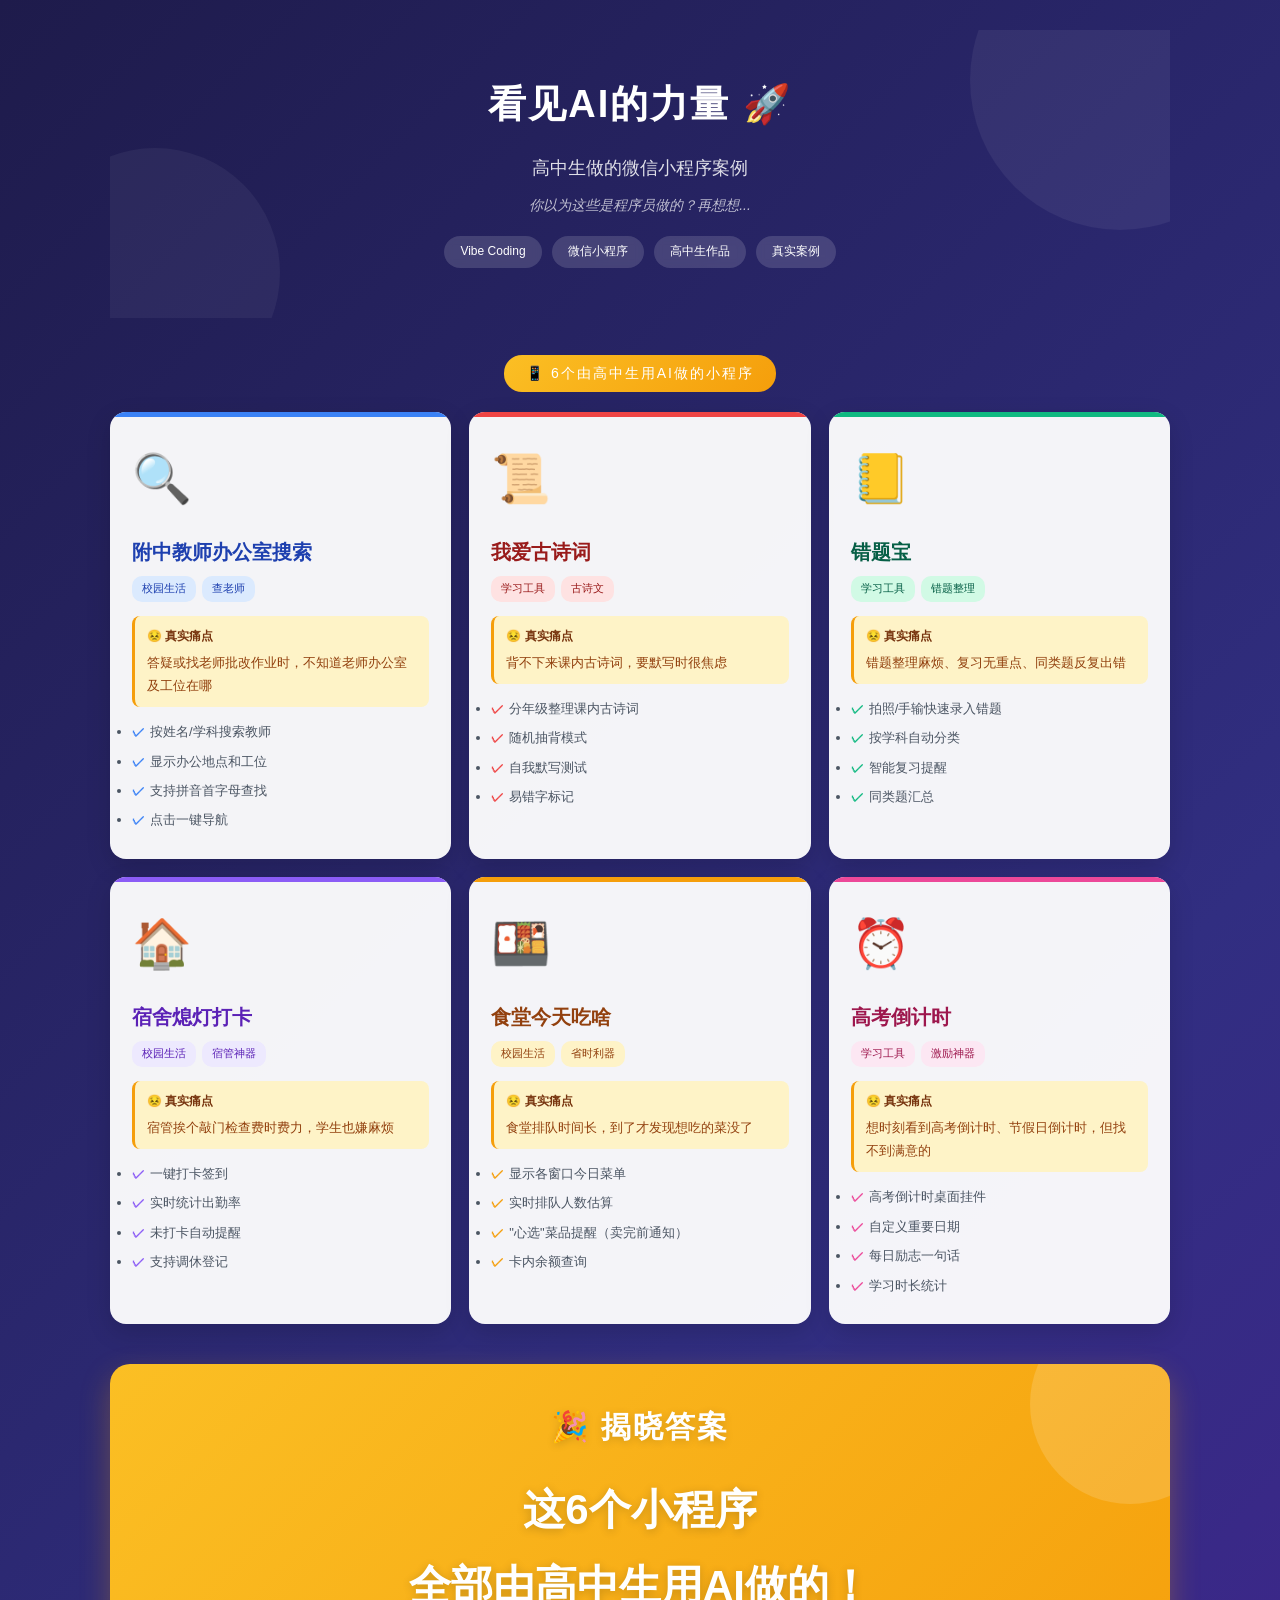
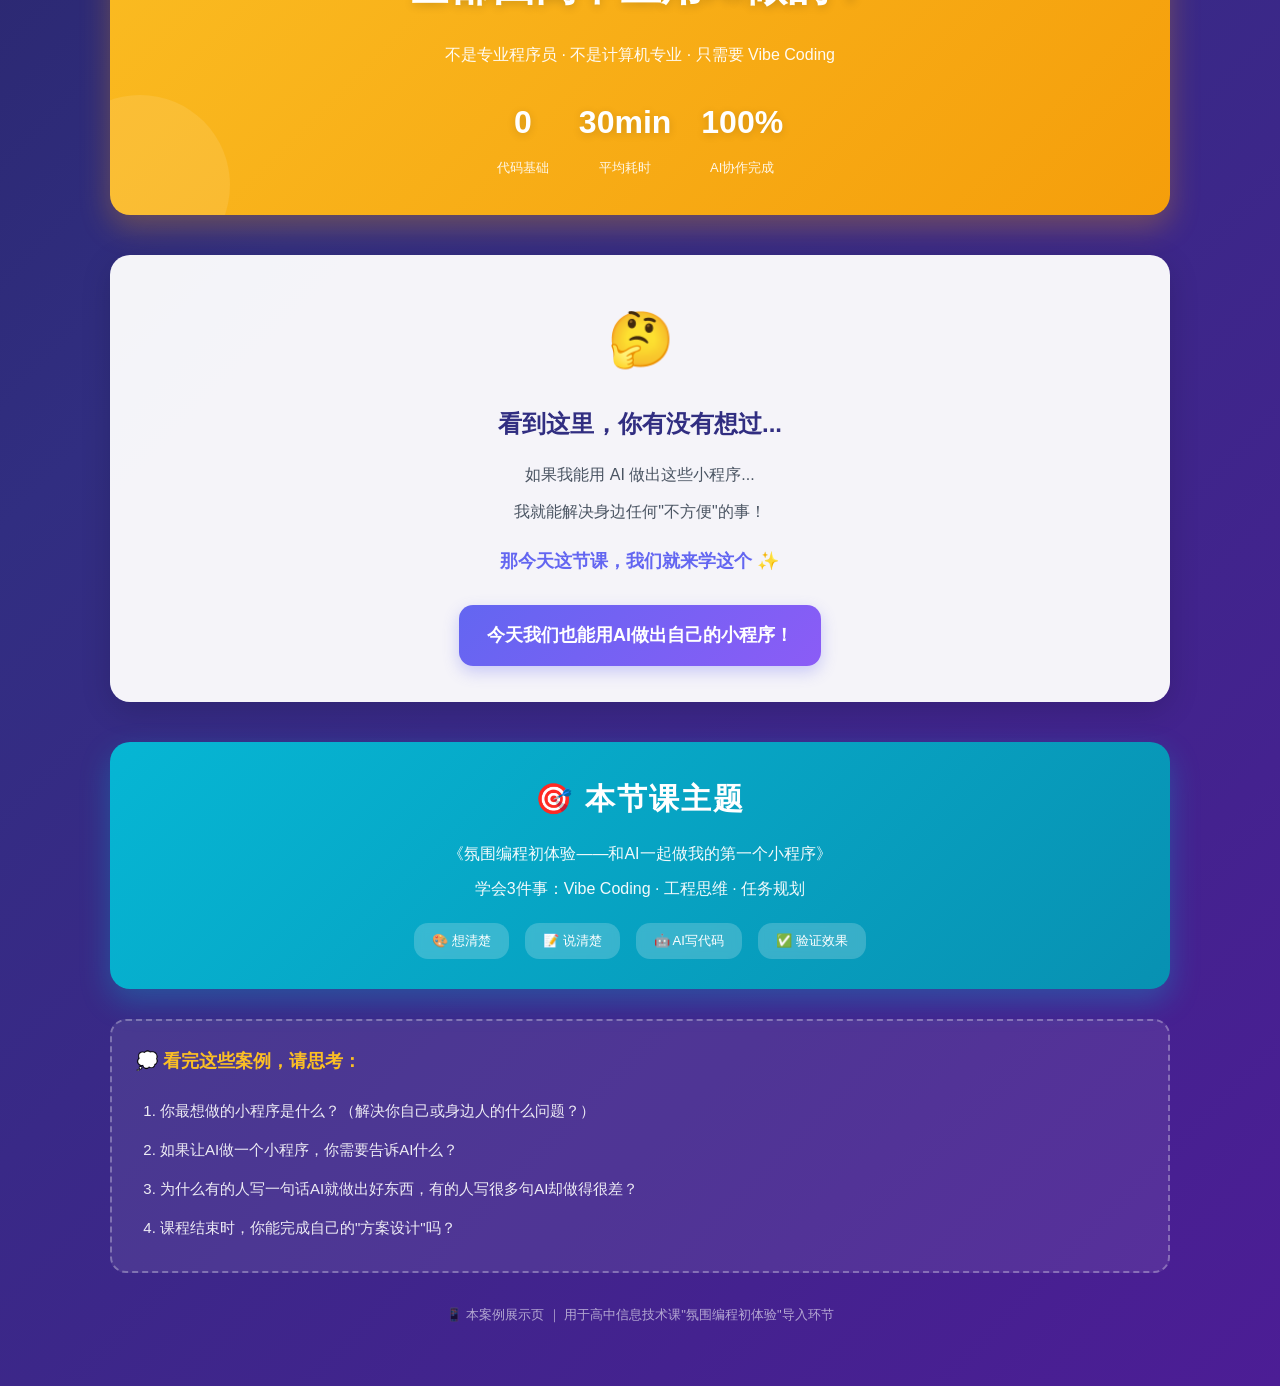
<file: assets/files/exam_AI编程.html>
<!DOCTYPE html>
<html lang="zh-CN">
<head>
<meta charset="UTF-8">
<meta name="viewport" content="width=device-width, initial-scale=1.0">
<title>看见AI的力量 - 高中生做的小程序案例</title>
<style>
*{margin:0;padding:0;box-sizing:border-box}
body{
  font-family:"PingFang SC","Microsoft YaHei","Helvetica Neue",sans-serif;
  background:linear-gradient(135deg,#1e1b4b 0%,#312e81 50%,#4c1d95 100%);
  color:#fff;line-height:1.8;min-height:100vh;
}
.container{max-width:1100px;margin:0 auto;padding:30px 20px 60px}

/* ===== 顶部Hero ===== */
.hero{text-align:center;padding:40px 20px 50px;position:relative;overflow:hidden}
.hero::before{content:"";position:absolute;top:-100px;right:-100px;width:300px;height:300px;background:rgba(255,255,255,0.06);border-radius:50%;animation:float 8s ease-in-out infinite}
.hero::after{content:"";position:absolute;bottom:-80px;left:-80px;width:250px;height:250px;background:rgba(255,255,255,0.05);border-radius:50%;animation:float 10s ease-in-out infinite reverse}
@keyframes float{0%,100%{transform:translate(0,0)}50%{transform:translate(20px,20px)}}
.hero h1{font-size:38px;margin-bottom:14px;letter-spacing:2px;position:relative;z-index:1}
.hero .subtitle{font-size:18px;opacity:0.85;margin-bottom:8px;position:relative;z-index:1}
.hero .tagline{font-size:14px;opacity:0.7;font-style:italic;position:relative;z-index:1}
.hero .badges{display:flex;gap:10px;justify-content:center;margin-top:18px;flex-wrap:wrap;position:relative;z-index:1}
.hero .badge{background:rgba(255,255,255,0.15);padding:5px 16px;border-radius:18px;font-size:12px;backdrop-filter:blur(4px)}

/* ===== 案例卡片网格 ===== */
.section-title{font-size:24px;margin:30px 0 20px;text-align:center;letter-spacing:1px}
.section-title span{display:inline-block;background:linear-gradient(135deg,#fbbf24,#f59e0b);padding:6px 22px;border-radius:18px;font-size:14px;letter-spacing:2px}

.case-grid{display:grid;grid-template-columns:repeat(auto-fit,minmax(280px,1fr));gap:18px;margin-bottom:40px}

.case-card{
  background:rgba(255,255,255,0.95);color:#1f2937;border-radius:16px;padding:24px 22px;
  position:relative;overflow:hidden;transition:all 0.3s;
  box-shadow:0 8px 24px rgba(0,0,0,0.15);
}
.case-card:hover{transform:translateY(-6px);box-shadow:0 16px 32px rgba(0,0,0,0.2)}
.case-card::before{content:"";position:absolute;top:0;left:0;right:0;height:5px;background:var(--accent)}
.case-card .emoji{font-size:48px;margin-bottom:12px;display:block}
.case-card h3{font-size:20px;color:var(--accent-dark);margin-bottom:6px;font-weight:bold}
.case-card .meta{display:flex;gap:6px;flex-wrap:wrap;margin-bottom:14px}
.case-card .meta-tag{font-size:11px;padding:3px 10px;border-radius:10px;background:var(--accent-light);color:var(--accent-dark);font-weight:500}
.case-card .problem{background:#fef3c7;border-radius:8px;padding:10px 12px;font-size:13px;color:#92400e;margin-bottom:10px;border-left:3px solid #f59e0b}
.case-card .problem strong{display:block;margin-bottom:3px;font-size:12px;color:#78350f}
.case-card .features{font-size:13px;color:#4b5563}
.case-card .features li{padding:3px 0 3px 18px;position:relative}
.case-card .features li::before{content:"✓";position:absolute;left:0;color:var(--accent);font-weight:bold}

/* ===== 案例配色 ===== */
.case-card.c1{--accent:#3b82f6;--accent-dark:#1e40af;--accent-light:#dbeafe}
.case-card.c2{--accent:#ef4444;--accent-dark:#991b1b;--accent-light:#fee2e2}
.case-card.c3{--accent:#10b981;--accent-dark:#065f46;--accent-light:#d1fae5}
.case-card.c4{--accent:#8b5cf6;--accent-dark:#5b21b6;--accent-light:#ede9fe}
.case-card.c5{--accent:#f59e0b;--accent-dark:#92400e;--accent-light:#fef3c7}
.case-card.c6{--accent:#ec4899;--accent-dark:#9d174d;--accent-light:#fce7f3}

/* ===== 揭晓区 ===== */
.reveal{
  background:linear-gradient(135deg,#fbbf24 0%,#f59e0b 100%);
  border-radius:20px;padding:36px 30px;text-align:center;
  box-shadow:0 12px 30px rgba(245,158,11,0.3);
  margin-bottom:40px;position:relative;overflow:hidden;
}
.reveal::before{content:"";position:absolute;top:-60px;right:-60px;width:200px;height:200px;background:rgba(255,255,255,0.15);border-radius:50%}
.reveal::after{content:"";position:absolute;bottom:-60px;left:-60px;width:180px;height:180px;background:rgba(255,255,255,0.1);border-radius:50%}
.reveal h2{font-size:30px;color:#fff;margin-bottom:12px;letter-spacing:2px;position:relative;z-index:1;text-shadow:0 2px 8px rgba(0,0,0,0.15)}
.reveal .big{font-size:42px;font-weight:900;margin:18px 0;color:#fff;position:relative;z-index:1;text-shadow:0 2px 10px rgba(0,0,0,0.2)}
.reveal .sub{font-size:16px;color:rgba(255,255,255,0.95);position:relative;z-index:1}
.reveal .stats{display:flex;justify-content:center;gap:30px;margin-top:24px;flex-wrap:wrap;position:relative;z-index:1}
.reveal .stat{text-align:center;color:#fff}
.reveal .stat-num{font-size:32px;font-weight:900;display:block;text-shadow:0 2px 8px rgba(0,0,0,0.15)}
.reveal .stat-label{font-size:13px;opacity:0.9;margin-top:4px}

/* ===== 引出问题 ===== */
.question{
  background:rgba(255,255,255,0.95);color:#1f2937;border-radius:20px;
  padding:36px 30px;text-align:center;margin-bottom:40px;
  box-shadow:0 8px 30px rgba(0,0,0,0.15);
}
.question .q-icon{font-size:54px;margin-bottom:14px}
.question h3{font-size:24px;color:#312e81;margin-bottom:16px}
.question p{font-size:16px;color:#4b5563;margin-bottom:8px}
.question .q-answer{
  display:inline-block;background:linear-gradient(135deg,#6366f1,#8b5cf6);
  color:#fff;padding:14px 28px;border-radius:14px;font-size:18px;font-weight:bold;
  margin-top:20px;box-shadow:0 6px 16px rgba(99,102,241,0.3);
  animation:pulse 2s ease-in-out infinite;
}
@keyframes pulse{0%,100%{transform:scale(1)}50%{transform:scale(1.05)}}

/* ===== 课程主题 ===== */
.theme-card{
  background:linear-gradient(135deg,#06b6d4,#0891b2);
  border-radius:20px;padding:30px;text-align:center;color:#fff;
  box-shadow:0 12px 30px rgba(6,182,212,0.3);
}
.theme-card h2{font-size:30px;margin-bottom:14px;letter-spacing:2px}
.theme-card p{font-size:16px;opacity:0.95;margin-bottom:6px}
.theme-card .tech{display:flex;justify-content:center;gap:16px;margin-top:20px;flex-wrap:wrap}
.theme-card .tech-tag{background:rgba(255,255,255,0.2);padding:6px 18px;border-radius:14px;font-size:13px;backdrop-filter:blur(4px)}

/* ===== 引导思考 ===== */
.thinking{
  background:rgba(255,255,255,0.08);border:2px dashed rgba(255,255,255,0.3);
  border-radius:16px;padding:24px;margin:30px 0;
}
.thinking h3{font-size:18px;margin-bottom:14px;color:#fbbf24}
.thinking ol{padding-left:24px;font-size:15px}
.thinking li{padding:6px 0;color:rgba(255,255,255,0.9)}

@media (max-width:600px){
  .hero h1{font-size:28px}
  .hero .subtitle{font-size:15px}
  .reveal h2{font-size:24px}
  .reveal .big{font-size:32px}
  .reveal .stats{gap:20px}
}
</style>
</head>
<body>
<div class="container">

<!-- 顶部Hero -->
<div class="hero">
  <h1>看见AI的力量 🚀</h1>
  <div class="subtitle">高中生做的微信小程序案例</div>
  <div class="tagline">你以为这些是程序员做的？再想想...</div>
  <div class="badges">
    <span class="badge">Vibe Coding</span>
    <span class="badge">微信小程序</span>
    <span class="badge">高中生作品</span>
    <span class="badge">真实案例</span>
  </div>
</div>

<!-- 案例标题 -->
<div class="section-title">
  <span>📱 6个由高中生用AI做的小程序</span>
</div>

<!-- 案例网格 -->
<div class="case-grid">

  <div class="case-card c1">
    <span class="emoji">🔍</span>
    <h3>附中教师办公室搜索</h3>
    <div class="meta">
      <span class="meta-tag">校园生活</span>
      <span class="meta-tag">查老师</span>
    </div>
    <div class="problem">
      <strong>😣 真实痛点</strong>
      答疑或找老师批改作业时，不知道老师办公室及工位在哪
    </div>
    <ul class="features">
      <li>按姓名/学科搜索教师</li>
      <li>显示办公地点和工位</li>
      <li>支持拼音首字母查找</li>
      <li>点击一键导航</li>
    </ul>
  </div>

  <div class="case-card c2">
    <span class="emoji">📜</span>
    <h3>我爱古诗词</h3>
    <div class="meta">
      <span class="meta-tag">学习工具</span>
      <span class="meta-tag">古诗文</span>
    </div>
    <div class="problem">
      <strong>😣 真实痛点</strong>
      背不下来课内古诗词，要默写时很焦虑
    </div>
    <ul class="features">
      <li>分年级整理课内古诗词</li>
      <li>随机抽背模式</li>
      <li>自我默写测试</li>
      <li>易错字标记</li>
    </ul>
  </div>

  <div class="case-card c3">
    <span class="emoji">📒</span>
    <h3>错题宝</h3>
    <div class="meta">
      <span class="meta-tag">学习工具</span>
      <span class="meta-tag">错题整理</span>
    </div>
    <div class="problem">
      <strong>😣 真实痛点</strong>
      错题整理麻烦、复习无重点、同类题反复出错
    </div>
    <ul class="features">
      <li>拍照/手输快速录入错题</li>
      <li>按学科自动分类</li>
      <li>智能复习提醒</li>
      <li>同类题汇总</li>
    </ul>
  </div>

  <div class="case-card c4">
    <span class="emoji">🏠</span>
    <h3>宿舍熄灯打卡</h3>
    <div class="meta">
      <span class="meta-tag">校园生活</span>
      <span class="meta-tag">宿管神器</span>
    </div>
    <div class="problem">
      <strong>😣 真实痛点</strong>
      宿管挨个敲门检查费时费力，学生也嫌麻烦
    </div>
    <ul class="features">
      <li>一键打卡签到</li>
      <li>实时统计出勤率</li>
      <li>未打卡自动提醒</li>
      <li>支持调休登记</li>
    </ul>
  </div>

  <div class="case-card c5">
    <span class="emoji">🍱</span>
    <h3>食堂今天吃啥</h3>
    <div class="meta">
      <span class="meta-tag">校园生活</span>
      <span class="meta-tag">省时利器</span>
    </div>
    <div class="problem">
      <strong>😣 真实痛点</strong>
      食堂排队时间长，到了才发现想吃的菜没了
    </div>
    <ul class="features">
      <li>显示各窗口今日菜单</li>
      <li>实时排队人数估算</li>
      <li>"心选"菜品提醒（卖完前通知）</li>
      <li>卡内余额查询</li>
    </ul>
  </div>

  <div class="case-card c6">
    <span class="emoji">⏰</span>
    <h3>高考倒计时</h3>
    <div class="meta">
      <span class="meta-tag">学习工具</span>
      <span class="meta-tag">激励神器</span>
    </div>
    <div class="problem">
      <strong>😣 真实痛点</strong>
      想时刻看到高考倒计时、节假日倒计时，但找不到满意的
    </div>
    <ul class="features">
      <li>高考倒计时桌面挂件</li>
      <li>自定义重要日期</li>
      <li>每日励志一句话</li>
      <li>学习时长统计</li>
    </ul>
  </div>

</div>

<!-- 揭晓 -->
<div class="reveal">
  <h2>🎉 揭晓答案</h2>
  <div class="big">这6个小程序<br>全部由高中生用AI做的！</div>
  <div class="sub">不是专业程序员 · 不是计算机专业 · 只需要 Vibe Coding</div>
  <div class="stats">
    <div class="stat"><span class="stat-num">0</span><div class="stat-label">代码基础</div></div>
    <div class="stat"><span class="stat-num">30min</span><div class="stat-label">平均耗时</div></div>
    <div class="stat"><span class="stat-num">100%</span><div class="stat-label">AI协作完成</div></div>
  </div>
</div>

<!-- 引出问题 -->
<div class="question">
  <div class="q-icon">🤔</div>
  <h3>看到这里，你有没有想过...</h3>
  <p>如果我能用 AI 做出这些小程序...</p>
  <p>我就能解决身边任何"不方便"的事！</p>
  <p style="font-size:18px;color:#6366f1;font-weight:bold;margin-top:18px">那今天这节课，我们就来学这个 ✨</p>
  <div class="q-answer">今天我们也能用AI做出自己的小程序！</div>
</div>

<!-- 课程主题 -->
<div class="theme-card">
  <h2>🎯 本节课主题</h2>
  <p>《氛围编程初体验——和AI一起做我的第一个小程序》</p>
  <p>学会3件事：Vibe Coding · 工程思维 · 任务规划</p>
  <div class="tech">
    <span class="tech-tag">🎨 想清楚</span>
    <span class="tech-tag">📝 说清楚</span>
    <span class="tech-tag">🤖 AI写代码</span>
    <span class="tech-tag">✅ 验证效果</span>
  </div>
</div>

<!-- 引导思考 -->
<div class="thinking">
  <h3>💭 看完这些案例，请思考：</h3>
  <ol>
    <li>你最想做的小程序是什么？（解决你自己或身边人的什么问题？）</li>
    <li>如果让AI做一个小程序，你需要告诉AI什么？</li>
    <li>为什么有的人写一句话AI就做出好东西，有的人写很多句AI却做得很差？</li>
    <li>课程结束时，你能完成自己的"方案设计"吗？</li>
  </ol>
</div>

<div style="text-align:center;color:rgba(255,255,255,0.6);font-size:13px;margin-top:30px">
  📱 本案例展示页 ｜ 用于高中信息技术课"氛围编程初体验"导入环节
</div>

</div>
</body>
</html>
</file>
